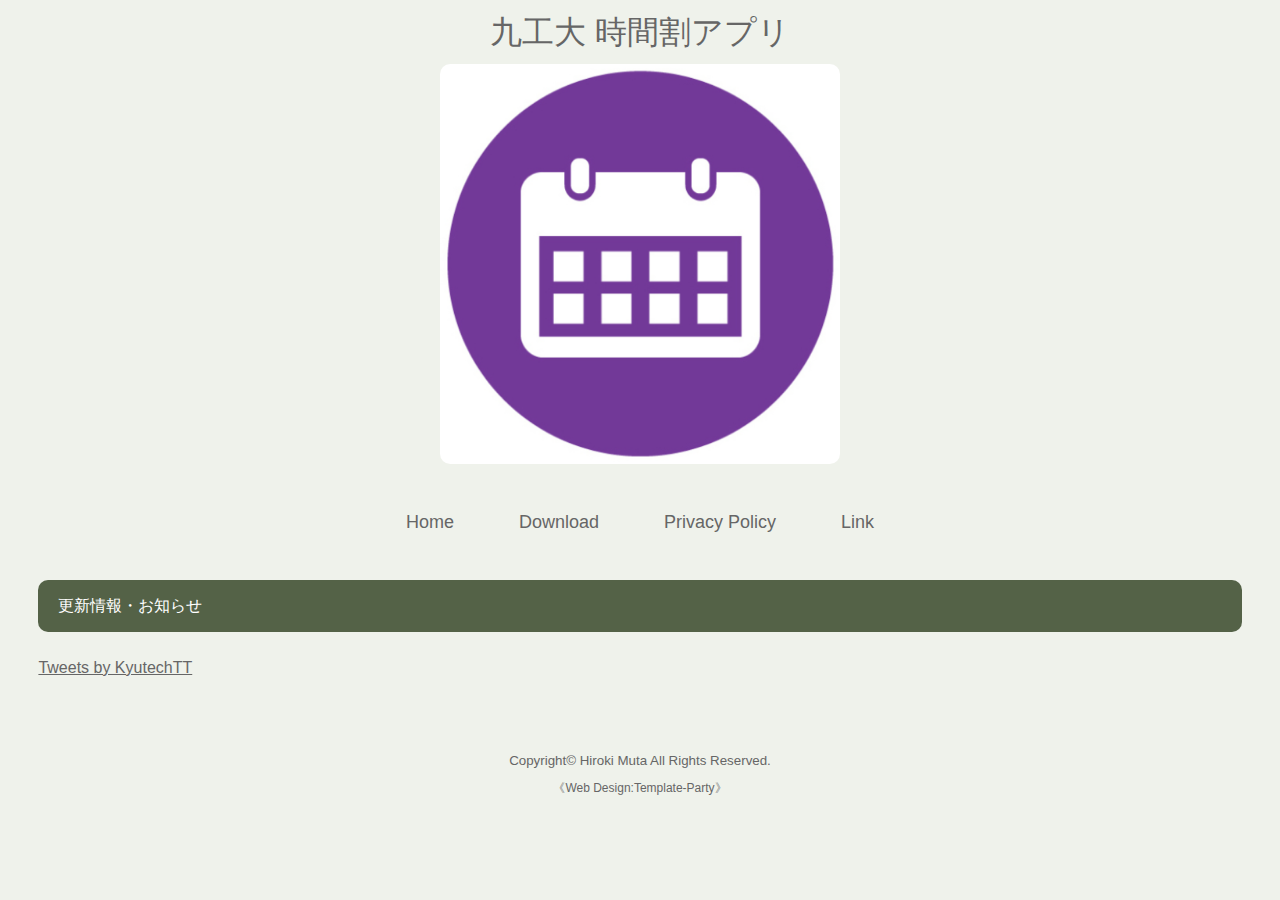
<file: index.html>
<!DOCTYPE html>
<html lang="ja">

<head>
    <meta charset="UTF-8">
    <meta http-equiv="X-UA-Compatible" content="IE=edge">
    <title>九工大 時間割アプリ</title>
    <meta name="viewport" content="width=device-width, initial-scale=1">
    <meta name="description" content="九工大 時間割">
    <meta name="keywords" content="九工大 時間割,Kyutech Timetable,Kyutech,時間割,アプリ,九工大">
    <link rel="stylesheet" href="css/style.css">
    <!--[if lt IE 9]>
        <script src="https://oss.maxcdn.com/html5shiv/3.7.2/html5shiv.min.js"></script>
        <script src="https://oss.maxcdn.com/respond/1.4.2/respond.min.js"></script>
    <![endif]-->
</head>

<body>

    <div id="container">

        <header>
            <h1 id="logo">
                <a href="index.html">
                    九工大 時間割アプリ
                </a>
            </h1>
            <aside id="mainimg">
                <img src="images/ic_launcher-playstore.png" alt="">
            </aside>
        </header>

        <nav id="menubar">
            <ul>
                <li><a href="index.html">Home</a></li>
                <li><a href="download.html">Download</a></li>
                <li><a href="privacy-policy.html">Privacy Policy</a></li>
                <li><a href="link.html">Link</a></li>
            </ul>
        </nav>

        <div id="contents">

            <section id="new">
                <h2>更新情報・お知らせ</h2>
                <a class="twitter-timeline" href="https://twitter.com/KyutechTT?ref_src=twsrc%5Etfw">
                    Tweets by KyutechTT</a>
                <script async src="https://platform.twitter.com/widgets.js" charset="utf-8"></script>
            </section>

            <section>

                <!--<h2>テンプレートのご利用前に必ずお読み下さい</h2>

                <h3>利用規約のご案内</h3>
                <p>このテンプレートは、<a href="https://template-party.com/">Template Party</a>にて無料配布している『初心者向けホームページテンプレート
                    tp_beginner5』です。必ずダウンロード先のサイトの<a href="https://template-party.com/read.html">利用規約</a>をご一読の上でご利用下さい。
                </p>
                <p><span class="color1">■<strong>HP最下部の著作表示『Web Design:Template-Party』は無断で削除しないで下さい。</strong></span><br>
                    わざと見えなく加工する事も禁止です。</p>
                <p><span class="color1">■<strong>下部の著作を外したい場合は</strong></span><br>
                    <a href="https://template-party.com/">Template-Party</a>の<a
                        href="https://template-party.com/member.html">ライセンス契約</a>を行う事でHP下部の著作を外す事ができます。
                </p>

                <h3>当テンプレートの詳しい使い方は</h3>
                <p><a href="about.html">こちらをご覧下さい。</a></p>-->

            </section>

        </div>
        <!--/contents-->

        <footer>
            <small>Copyright&copy; Hiroki Muta All Rights Reserved.</small>
            <span class="pr">《<a href="https://template-party.com/" target="_blank">Web
                    Design:Template-Party</a>》</span>
        </footer>

    </div>
    <!--/container-->

</body>

</html>
</file>
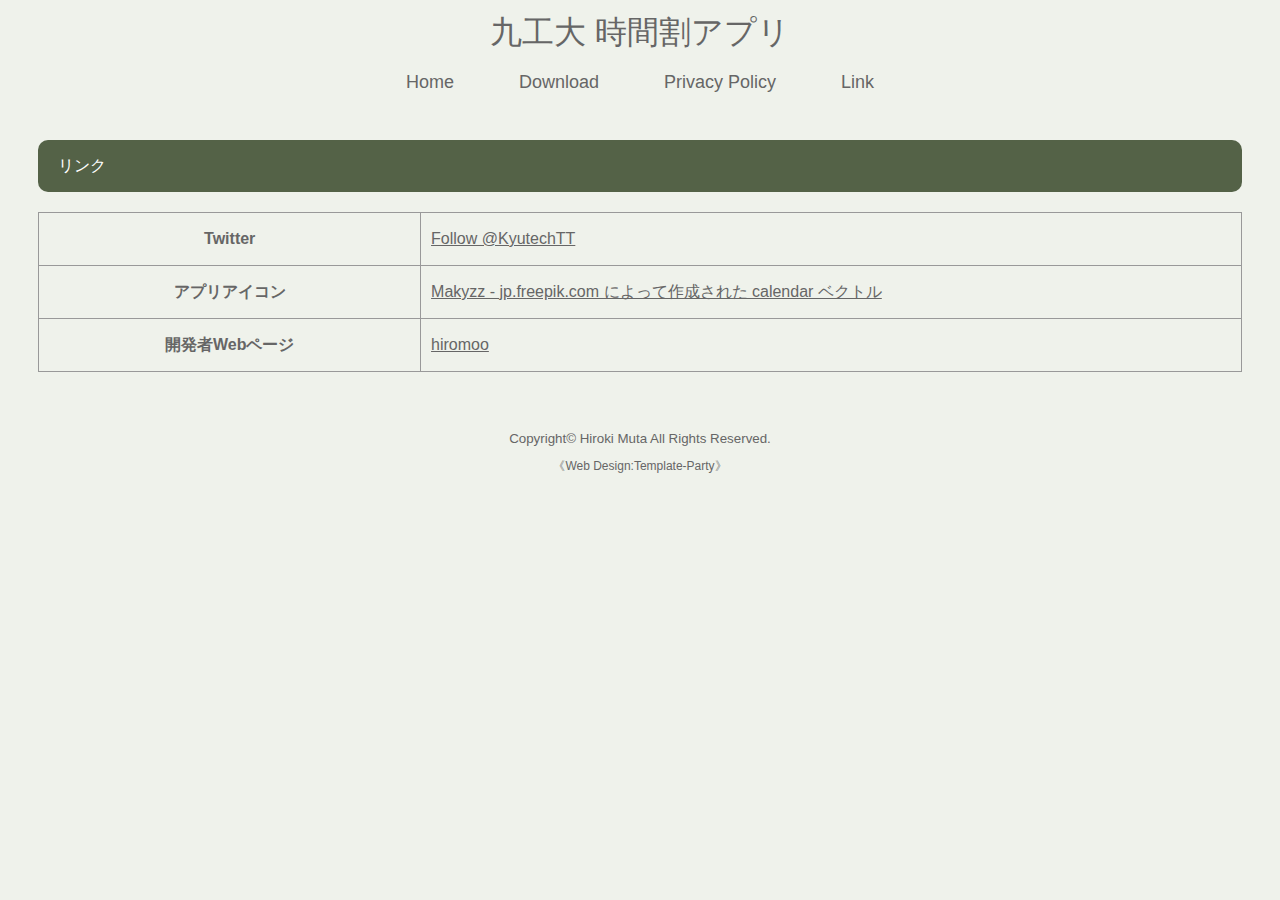
<file: link.html>
<!DOCTYPE html>
<html lang="ja">

<head>
    <meta charset="UTF-8">
    <meta http-equiv="X-UA-Compatible" content="IE=edge">
    <title>九工大 時間割アプリ</title>
    <meta name="viewport" content="width=device-width, initial-scale=1">
    <meta name="description" content="ここにサイト説明を入れます">
    <meta name="keywords" content="キーワード１,キーワード２,キーワード３,キーワード４,キーワード５">
    <link rel="stylesheet" href="css/style.css">
    <!--[if lt IE 9]>
<script src="https://oss.maxcdn.com/html5shiv/3.7.2/html5shiv.min.js"></script>
<script src="https://oss.maxcdn.com/respond/1.4.2/respond.min.js"></script>
<![endif]-->
</head>

<body>

    <div id="container">

        <header>
            <h1 id="logo">
                <a href="index.html">
                    九工大 時間割アプリ
                </a>
            </h1>
        </header>

        <nav id="menubar">
            <ul>
                <li><a href="index.html">Home</a></li>
                <li><a href="download.html">Download</a></li>
                <li><a href="privacy-policy.html">Privacy Policy</a></li>
                <li><a href="link.html">Link</a></li>
            </ul>
        </nav>

        <div id="contents">

            <section>

                <h2>リンク</h2>

                <table class="ta1">
                    <tr>
                        <th>Twitter</th>
                        <td><a href="https://twitter.com/KyutechTT?ref_src=twsrc%5Etfw" class="twitter-follow-button"
                                data-show-count="false">Follow @KyutechTT</a>
                            <script async src="https://platform.twitter.com/widgets.js" charset="utf-8"></script>
                        </td>
                    </tr>
                    <tr>
                        <th>アプリアイコン</th>
                        <td><a href="https://jp.freepik.com/free-photos-vectors/calendar">Makyzz - jp.freepik.com
                                によって作成された calendar ベクトル</a>
                            <script async src="https://platform.twitter.com/widgets.js" charset="utf-8"></script>
                        </td>
                    </tr>
                    <tr>
                        <th>開発者Webページ</th>
                        <td>
                            <a href="https://hiromoo.github.io">hiromoo</a>
                        </td>
                    </tr>
                    <!--<caption>見出しが必要であればここを使います</caption>
                    <tr>
                        <th><a href="#">サイト名</a><br>
                            <img src="images/mainimg.jpg" alt="">
                        </th>
                        <td>ここに説明など入れて下さい。サンプルテキスト。</td>
                    </tr>-->
                </table>

            </section>

        </div>
        <!--/contents-->

        <footer>
            <small>Copyright&copy; Hiroki Muta All Rights Reserved.</small>
            <span class="pr">《<a href="https://template-party.com/" target="_blank">Web
                    Design:Template-Party</a>》</span>
        </footer>

    </div>
    <!--/container-->

</body>

</html>
</file>
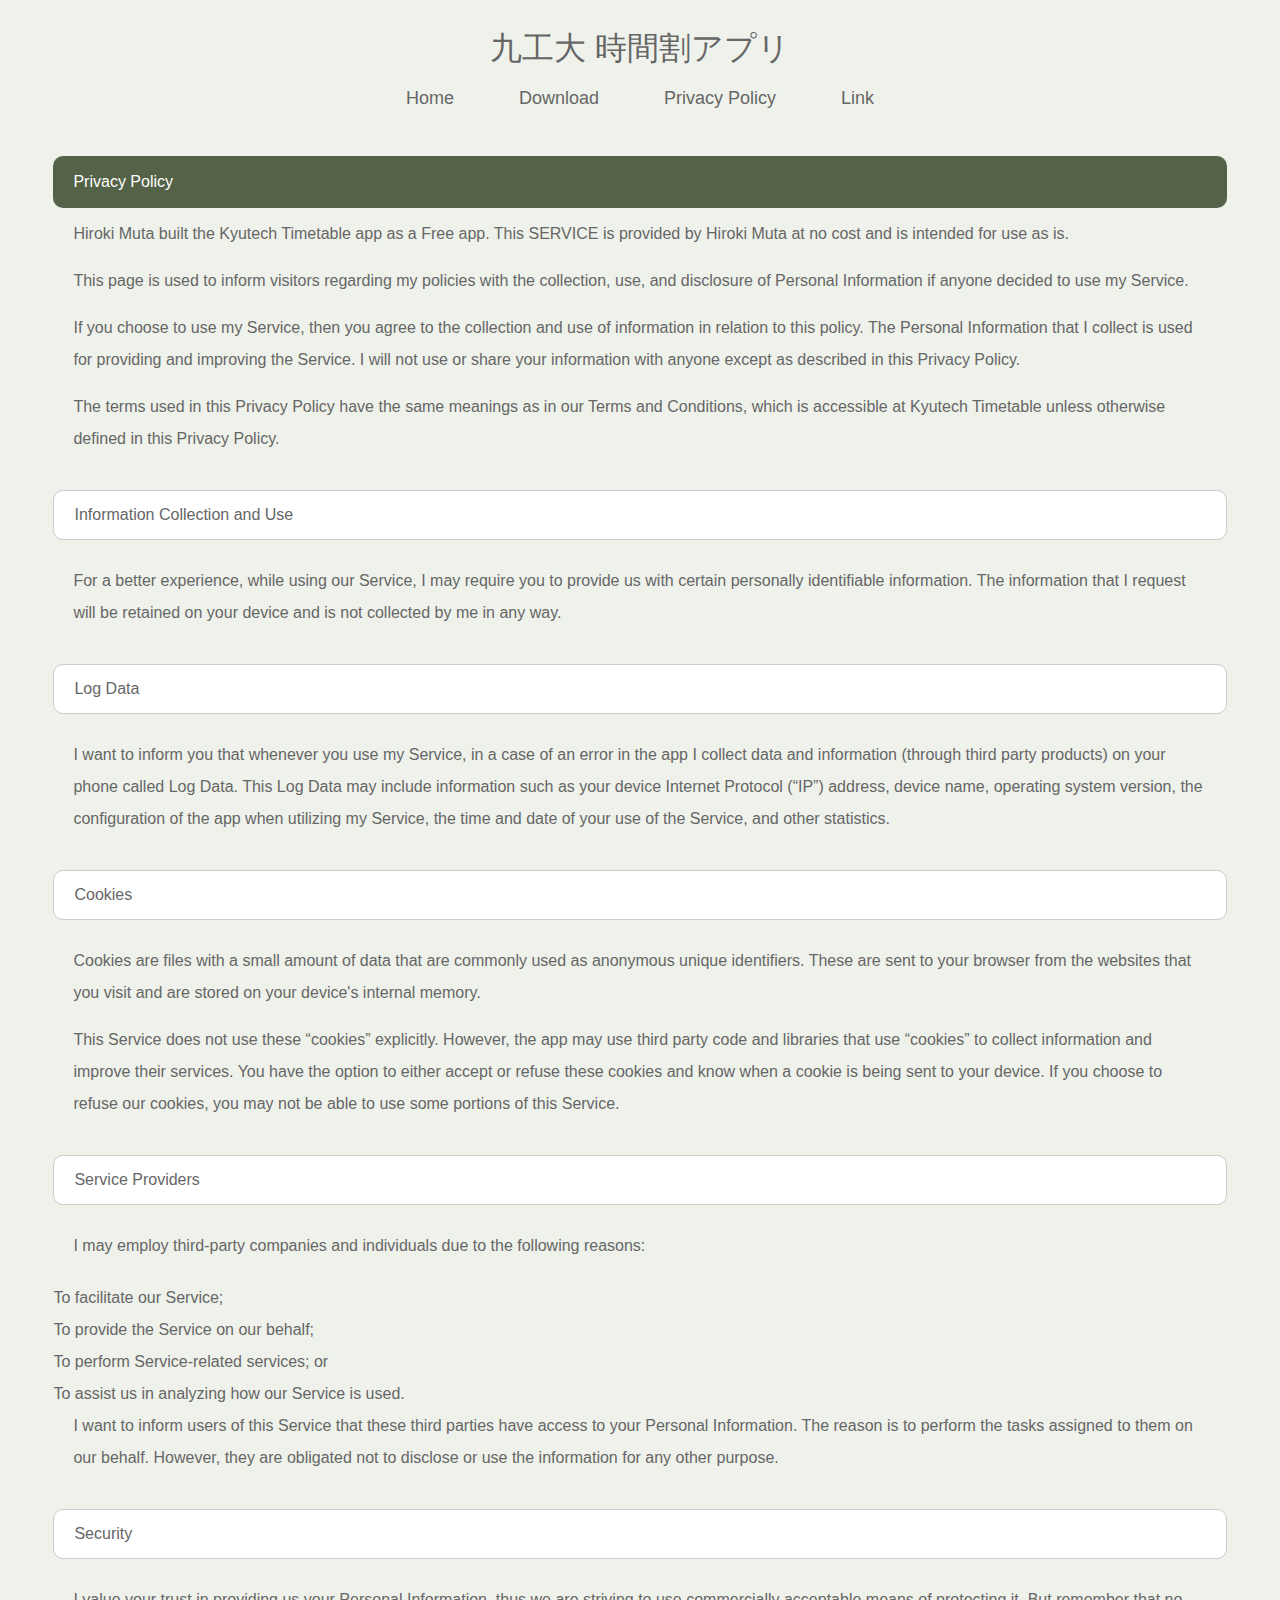
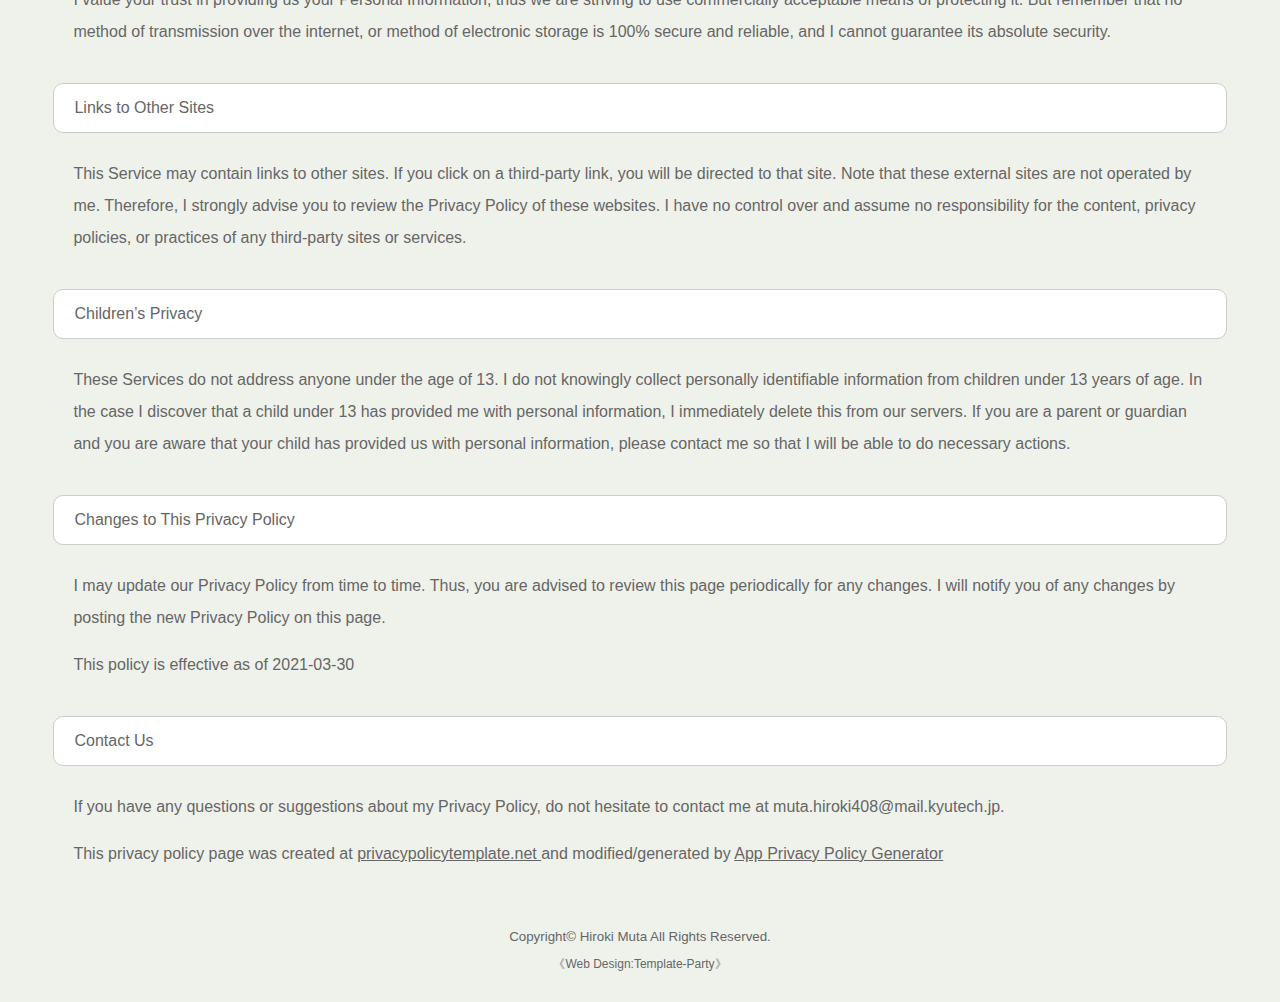
<file: privacy-policy.html>
<!DOCTYPE html>
<html lang="ja">

<head>
    <meta charset="UTF-8">
    <meta http-equiv="X-UA-Compatible" content="IE=edge">
    <title>九工大 時間割アプリ</title>
    <meta name="viewport" content="width=device-width, initial-scale=1">
    <meta name="description" content="ここにサイト説明を入れます">
    <meta name="keywords" content="キーワード１,キーワード２,キーワード３,キーワード４,キーワード５">
    <link rel="stylesheet" href="css/style.css">
    <!--[if lt IE 9]>
<script src="https://oss.maxcdn.com/html5shiv/3.7.2/html5shiv.min.js"></script>
<script src="https://oss.maxcdn.com/respond/1.4.2/respond.min.js"></script>
<![endif]-->
</head>

<body>

    <div id="container">

        <header>
            <h1 id="logo">
                <a href="index.html">
                    九工大 時間割アプリ
                </a>
            </h1>
        </header>

        <nav id="menubar">
            <ul>
                <li><a href="index.html">Home</a></li>
                <li><a href="download.html">Download</a></li>
                <li><a href="privacy-policy.html">Privacy Policy</a></li>
                <li><a href="link.html">Link</a></li>
            </ul>
        </nav>

        <div id="contents">

            <section>

                <!DOCTYPE html>
                <html>

                <head>
                    <meta charset='utf-8'>
                    <meta name='viewport' content='width=device-width'>
                    <title>Privacy Policy</title>
                    <style>
                        body {
                            font-family: 'Helvetica Neue', Helvetica, Arial, sans-serif;
                            padding: 1em;
                        }
                    </style>
                </head>

                <body>
                    <h2>Privacy Policy</h2>
                    <p>
                        Hiroki Muta built the Kyutech Timetable app as
                        a Free app. This SERVICE is provided by
                        Hiroki Muta at no cost and is intended for use as
                        is.
                    </p>
                    <p>
                        This page is used to inform visitors regarding my
                        policies with the collection, use, and disclosure of Personal
                        Information if anyone decided to use my Service.
                    </p>
                    <p>
                        If you choose to use my Service, then you agree to
                        the collection and use of information in relation to this
                        policy. The Personal Information that I collect is
                        used for providing and improving the Service. I will not use or share your information with
                        anyone except as described in this Privacy Policy.
                    </p>
                    <p>
                        The terms used in this Privacy Policy have the same meanings
                        as in our Terms and Conditions, which is accessible at
                        Kyutech Timetable unless otherwise defined in this Privacy Policy.
                    </p>
                    <p><h3>Information Collection and Use</h3></p>
                    <p>
                        For a better experience, while using our Service, I
                        may require you to provide us with certain personally
                        identifiable information. The information that
                        I request will be retained on your device and is not collected by me in any way.
                    </p>
                    <!---->
                    <p><h3>Log Data</h3></p>
                    <p>
                        I want to inform you that whenever you
                        use my Service, in a case of an error in the app
                        I collect data and information (through third party
                        products) on your phone called Log Data. This Log Data may
                        include information such as your device Internet Protocol
                        (“IP”) address, device name, operating system version, the
                        configuration of the app when utilizing my Service,
                        the time and date of your use of the Service, and other
                        statistics.
                    </p>
                    <p><h3>Cookies</h3></p>
                    <p>
                        Cookies are files with a small amount of data that are
                        commonly used as anonymous unique identifiers. These are sent
                        to your browser from the websites that you visit and are
                        stored on your device's internal memory.
                    </p>
                    <p>
                        This Service does not use these “cookies” explicitly. However,
                        the app may use third party code and libraries that use
                        “cookies” to collect information and improve their services.
                        You have the option to either accept or refuse these cookies
                        and know when a cookie is being sent to your device. If you
                        choose to refuse our cookies, you may not be able to use some
                        portions of this Service.
                    </p>
                    <p><h3>Service Providers</h3></p>
                    <p>
                        I may employ third-party companies and
                        individuals due to the following reasons:
                    </p>
                    <ul>
                        <li>To facilitate our Service;</li>
                        <li>To provide the Service on our behalf;</li>
                        <li>To perform Service-related services; or</li>
                        <li>To assist us in analyzing how our Service is used.</li>
                    </ul>
                    <p>
                        I want to inform users of this Service
                        that these third parties have access to your Personal
                        Information. The reason is to perform the tasks assigned to
                        them on our behalf. However, they are obligated not to
                        disclose or use the information for any other purpose.
                    </p>
                    <p><h3>Security</h3></p>
                    <p>
                        I value your trust in providing us your
                        Personal Information, thus we are striving to use commercially
                        acceptable means of protecting it. But remember that no method
                        of transmission over the internet, or method of electronic
                        storage is 100% secure and reliable, and I cannot
                        guarantee its absolute security.
                    </p>
                    <p><h3>Links to Other Sites</h3></p>
                    <p>
                        This Service may contain links to other sites. If you click on
                        a third-party link, you will be directed to that site. Note
                        that these external sites are not operated by me.
                        Therefore, I strongly advise you to review the
                        Privacy Policy of these websites. I have
                        no control over and assume no responsibility for the content,
                        privacy policies, or practices of any third-party sites or
                        services.
                    </p>
                    <p><h3>Children’s Privacy</h3></p>
                    <p>
                        These Services do not address anyone under the age of 13.
                        I do not knowingly collect personally
                        identifiable information from children under 13 years of age. In the case
                        I discover that a child under 13 has provided
                        me with personal information, I immediately
                        delete this from our servers. If you are a parent or guardian
                        and you are aware that your child has provided us with
                        personal information, please contact me so that
                        I will be able to do necessary actions.
                    </p>
                    <p><h3>Changes to This Privacy Policy</h3></p>
                    <p>
                        I may update our Privacy Policy from
                        time to time. Thus, you are advised to review this page
                        periodically for any changes. I will
                        notify you of any changes by posting the new Privacy Policy on
                        this page.
                    </p>
                    <p>This policy is effective as of 2021-03-30</p>
                    <p><h3>Contact Us</h3></p>
                    <p>
                        If you have any questions or suggestions about my
                        Privacy Policy, do not hesitate to contact me at muta.hiroki408@mail.kyutech.jp.
                    </p>
                    <p>This privacy policy page was created at <a href="https://privacypolicytemplate.net"
                            target="_blank" rel="noopener noreferrer">privacypolicytemplate.net </a>and
                        modified/generated by <a href="https://app-privacy-policy-generator.nisrulz.com/"
                            target="_blank" rel="noopener noreferrer">App Privacy Policy Generator</a></p>
                </body>

                </html>


            </section>

        </div>
        <!--/contents-->

        <footer>
            <small>Copyright&copy; Hiroki Muta All Rights Reserved.</small>
            <span class="pr">《<a href="https://template-party.com/" target="_blank">Web
                    Design:Template-Party</a>》</span>
        </footer>

    </div>
    <!--/container-->

</body>

</html>
</file>
<file: css/style.css>
@charset "utf-8";


/*PC・タブレット・スマホ(全端末)共通設定
------------------------------------------------------------------------------------------------------------------------------------------------------*/

/*全体の設定
---------------------------------------------------------------------------*/
body {
	margin                  : 0px;
	padding                 : 0px;
	-webkit-text-size-adjust: none;
	color                   : #666;
	/*全体の文字色*/
	font-family             : "ヒラギノ角ゴ Pro W3", "Hiragino Kaku Gothic Pro", "メイリオ", Meiryo, Osaka, "ＭＳ Ｐゴシック", "MS PGothic", sans-serif;
	/*フォント種類*/
	font-size               : 16px;
	/*文字サイズ*/
	line-height             : 2;
	/*行間*/
	background              : #eff2eb;
	/*背景色*/
}

h1,
h2,
h3,
h4,
h5,
p,
ul,
ol,
li,
dl,
dt,
dd,
form,
figure,
form,
select,
input,
textarea {
	margin     : 0px;
	padding    : 0px;
	font-size  : 100%;
	font-weight: normal;
}

ul {
	list-style-type: none;
}

ol {
	padding-left  : 40px;
	padding-bottom: 15px;
}

img {
	border        : none;
	max-width     : 100%;
	height        : 400px;
	vertical-align: middle;
}

table {
	border-collapse: collapse;
	font-size      : 100%;
	border-spacing : 0;
}

iframe {
	width: 100%;
}

/*リンク（全般）設定
---------------------------------------------------------------------------*/
a {
	color     : #666;
	/*リンクテキストの色*/
	transition: 0.3s;
	/*マウスオン時の移り変わるまでの時間設定。0.3秒。*/
}

a:hover {
	color: #546247;
	/*マウスオン時の文字色*/
}

/*コンテナー（ホームページを囲む一番外側のブロック）
---------------------------------------------------------------------------*/
#container {
	max-width: 1400px;
	/*ブロックの最大幅*/
	margin   : 0 auto;
	padding  : 0 3%;
}

/*ヘッダー（ロゴが入った最上段のブロック）
---------------------------------------------------------------------------*/
/*headerブロック*/
header {
	text-align: center;
	/*内容を中央よせ*/
}

/*ロゴ画像設定*/
#logo img {
	width : 400px;
	/*画像幅*/
	margin: 40px auto 40px;
	/*ロゴの上と下に40pxスペースを空ける設定*/
}

#logo > a {
	text-decoration: none;
	font-size: xx-large;
}

/*トップページのメイン画像
---------------------------------------------------------------------------*/
/*画像ブロック*/
#mainimg img {
	border-radius: 10px;
	/*角を丸くする指定。この１行を削除すれば角丸がなくなります。*/
	margin-bottom: 40px;
	/*下に空けるスペース*/
}

/*メニュー
---------------------------------------------------------------------------*/
/*メニュー全体を囲むブロック*/
#menubar {
	text-align   : center;
	/*文字をセンタリング*/
	font-size    : 18px;
	/*文字サイズ*/
	margin-bottom: 40px;
	/*下に空けるスペース*/
}

/*メニュー１個あたりの設定*/
#menubar li {
	display: inline;
	/*横並びにする設定*/
}

#menubar li a {
	text-decoration: none;
	padding        : 15px 30px;
	/*各メニュー内の余白。上下に15px、左右に30pxあけるという意味。*/
}

/*マウスオン時の設定*/
#menubar li a:hover {
	color        : #546247;
	/*文字色*/
	border-bottom: 4px solid #546247;
	/*下線の幅、線種、色*/
}

/*コンテンツ（見出しバーや文字などが入っているブロック）
---------------------------------------------------------------------------*/
/*コンテンツのh2タグの設定*/
#contents h2 {
	clear        : both;
	margin-bottom: 20px;
	color        : #fff;
	/*文字色*/
	padding      : 10px 20px;
	/*上下、左右への余白*/
	background   : #546247;
	/*背景色*/
	border-radius: 10px;
	/*角を丸くする指定。この１行を削除すれば角丸がなくなります。*/
}

/*コンテンツのh3タグの設定*/
#contents h3 {
	clear        : both;
	margin-bottom: 20px;
	padding      : 8px 20px;
	/*上下、左右への余白*/
	background   : #fff;
	/*背景色*/
	border       : 1px solid #ccc;
	/*枠線の幅、線種、色*/
	border-radius: 10px;
	/*角を丸くする指定。この１行を削除すれば角丸がなくなります。*/
}

/*コンテンツのp(段落)タグ設定*/
#contents p {
	padding: 0px 20px 20px;
	/*上、左右、下への余白*/
}

/*他。微調整。*/
#contents p+p {
	margin-top: -5px;
}

#contents h2+p,
#contents h3+p {
	margin-top: -10px;
}

#contents section+section {
	margin-top: 30px;
}

/*Privacy Policyページ
---------------------------------------------------------------------------*/
/*各ブロックごとの設定*/
.list {
	overflow     : hidden;
	border-bottom: 1px solid #ccc;
	/*下線の幅、線種、色*/
	padding      : 20px;
	/*ボックス内の余白*/
}

/*h4見出しの設定*/
.list h4 {
	color: #546247;
	/*文字色*/
}

/*画像の設定*/
.list img {
	width       : 20%;
	/*画像幅*/
	float       : left;
	/*画像を左に回り込み*/
	margin-right: 3%
		/*画像の右側に空けるスペース*/
}

/*段落タグ*/
.list p {
	padding: 0 !important;
}

/*フッター(ページ最下部のcopyrightのパーツ)設定
---------------------------------------------------------------------------*/
footer {
	clear     : both;
	text-align: center;
	/*文字をセンタリング*/
	padding   : 30px 0px 10px;
	/*上、左右、下へのボックス内の余白*/
}

footer a {
	text-decoration: none;
	border         : none;
}

footer .pr {
	display: block;
}

/*トップページ内「更新情報・お知らせ」ブロック
---------------------------------------------------------------------------*/
/*ブロック全体の設定*/
#new dl {
	padding      : 0px 20px;
	/*上下、左右へのブロック内の余白*/
	margin-bottom: 20px;
	/*ブロックの下(外側)に空ける余白*/
}

/*日付設定*/
#new dt {
	font-weight: bold;
	/*太字にする設定。標準がいいならこの行削除。*/
	float      : left;
	width      : 8em;
}

/*記事設定*/
#new dd {
	padding-left: 8em;
}

/*テーブル
---------------------------------------------------------------------------*/
/*テーブル１行目に入った見出し部分（※caption）*/
.ta1 caption {
	border       : 1px solid #999;
	/*テーブルの枠線の幅、線種、色*/
	border-bottom: none;
	/*下線だけ消す*/
	text-align   : left;
	/*文字を左寄せ*/
	background   : #eee;
	/*背景色*/
	font-weight  : bold;
	/*太字に*/
	padding      : 10px;
	/*ボックス内の余白*/
}

/*テーブル１行目に入った見出し部分（※tamidashi）*/
.ta1 th.tamidashi {
	width     : auto;
	text-align: left;
	/*左よせ*/
	background: #eee;
	/*背景色*/
}

/*ta1テーブルブロック設定*/
.ta1 {
	table-layout: fixed;
	width       : 100%;
	margin      : 0 auto 20px;
}

.ta1,
.ta1 td,
.ta1 th {
	word-break: break-all;
	border    : 1px solid #999;
	/*テーブルの枠線の幅、線種、色*/
	padding   : 10px;
	/*テーブル内の余白*/
}

/*テーブルの左側ボックス*/
.ta1 th {
	text-align: center;
	/*センタリング*/
	width     : 30%;
	/*幅*/
}

/*トップページのNEWアイコン
---------------------------------------------------------------------------*/
.newicon {
	background    : #F00;
	/*背景色*/
	color         : #FFF;
	/*文字色*/
	font-size     : 70%;
	line-height   : 1.5;
	padding       : 2px 5px;
	border-radius : 2px;
	margin        : 0px 5px;
	vertical-align: text-top;
}

/*その他
---------------------------------------------------------------------------*/
.look {
	background   : #e5e5e5;
	padding      : 5px 10px;
	border-radius: 4px;
}

.mb15,
.mb1em {
	margin-bottom: 15px;
}

.color1 {
	color: #546247;
}

.pr {
	font-size: 12px;
}

.wl {
	width: 96%;
}

.ws {
	width: 50%;
}

.c {
	text-align: center;
}

.r {
	text-align: right;
}

.l {
	text-align: left;
}

/*画面幅580px以下の設定
------------------------------------------------------------------------------------------------------------------------------------------------------*/
@media screen and (max-width:580px) {

	/*全体の設定
---------------------------------------------------------------------------*/
	body {
		font-size  : 12px;
		/*文字サイズ*/
		line-height: 1.5;
		/*行間*/
	}

	/*メニュー
---------------------------------------------------------------------------*/
	/*メニュー１個あたりの設定*/
	#menubar li {
		display      : block;
		/*縦並びにする設定*/
		margin-bottom: 10px;
	}

	#menubar li a {
		text-decoration: none;
		padding        : 8px 30px;
		/*各メニュー内の余白。*/
	}

	/*Privacy Policyページ
---------------------------------------------------------------------------*/
	/*各ブロックごとの設定*/
	.list {
		padding: 10px;
		/*ボックス内の余白*/
	}

	/*その他
---------------------------------------------------------------------------*/
	.ws,
	.wl {
		width: 94%;
	}
}
</file>
